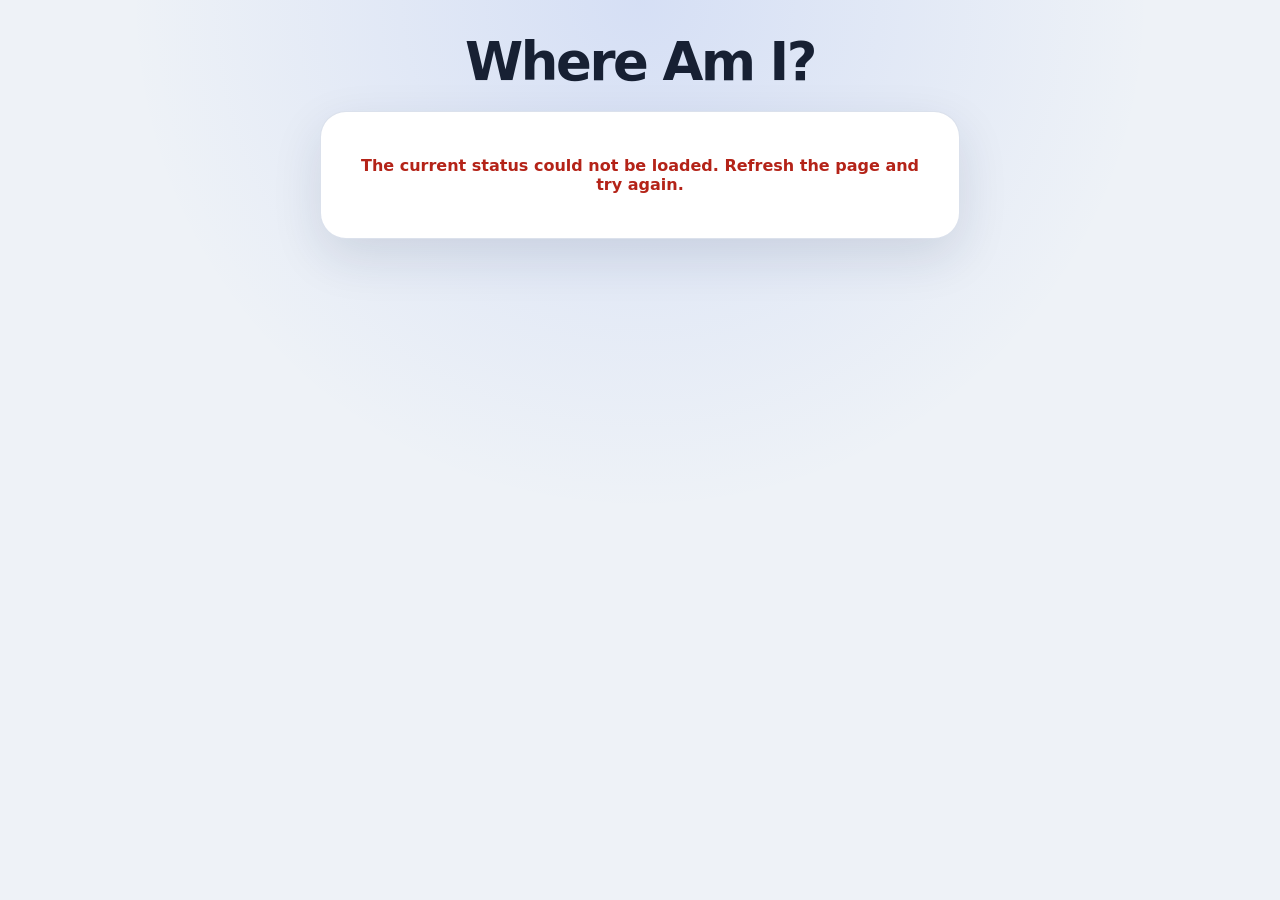
<file: index.html>
<!doctype html>
<html lang="en">
<head>
  <meta charset="utf-8">
  <meta name="viewport" content="width=device-width, initial-scale=1, viewport-fit=cover">
  <meta name="theme-color" content="#2457e6">
  <meta name="description" content="Current location, room activity, and availability status.">
  <title>Where Am I?</title>
  <link rel="stylesheet" href="./styles.css?v=4">
</head>
<body>
  <main class="page-shell">
    <header class="page-header"><h1>Where Am I?</h1></header>
    <section id="statusCard" class="card" aria-live="polite"><div class="loading">Loading current status…</div></section>
  </main>
  <script>
    (() => {
      "use strict";
      const owner = "ajohnson2942";
      const repo = "Where-am-I-";
      const branch = "main";
      const statusPath = "status.json";
      const card = document.getElementById("statusCard");
      const locations = { campus: "On Campus", offCampus: "Off Campus", room: "In My Room" };
      const activities = { sleeping: "Sleeping", working: "Homework / Club Stuff / Something Important", chilling: "Chilling" };

      function decodeBase64Utf8(value) {
        const binary = atob(value.replace(/\n/g, ""));
        const bytes = Uint8Array.from(binary, character => character.charCodeAt(0));
        return new TextDecoder().decode(bytes);
      }

      async function fetchFromGitHubApi() {
        const url = `https://api.github.com/repos/${owner}/${repo}/contents/${statusPath}?ref=${branch}&t=${Date.now()}`;
        const response = await fetch(url, { cache: "no-store", headers: { Accept: "application/vnd.github+json", "X-GitHub-Api-Version": "2022-11-28" } });
        if (!response.ok) throw new Error(`GitHub returned ${response.status}`);
        const file = await response.json();
        return JSON.parse(decodeBase64Utf8(file.content));
      }

      async function fetchFromRawFile() {
        const response = await fetch(`https://raw.githubusercontent.com/${owner}/${repo}/${branch}/${statusPath}?t=${Date.now()}`, { cache: "no-store" });
        if (!response.ok) throw new Error(`Status file returned ${response.status}`);
        return response.json();
      }

      function renderStatus(status) {
        const location = locations[status.location] || locations.room;
        const inRoom = status.location === "room";
        const activity = activities[status.activity] || activities.chilling;
        const dnd = Boolean(status.doNotDisturb);
        const showTalkingStatus = Boolean(status.showTalkingStatus);
        const feelsLikeTalking = Boolean(status.feelsLikeTalking);

        card.innerHTML = `
          <div class="status-section">
            <p class="status-label">Location</p>
            <p class="status-value"><span>${location}</span></p>
          </div>
          ${inRoom ? `
            <div class="status-section">
              <p class="status-label">If in room, I am currently</p>
              <p class="status-value ${status.activity === "working" ? "long" : ""}"><span>${activity}</span></p>
            </div>
            <div class="status-section">
              <p class="status-label">Do Not Disturb?</p>
              <span class="dnd-pill ${dnd ? "yes" : "no"}">${dnd ? "🔴 Yes" : "🟢 No"}</span>
            </div>
            ${showTalkingStatus ? `
              <div class="status-section">
                <p class="status-label">Do I feel like talking right now?</p>
                <p class="status-value"><span>${feelsLikeTalking ? "Yes" : "No"}</span></p>
              </div>
            ` : ""}
          ` : ""}
        `;
      }

      async function loadStatus() {
        try {
          let status;
          try { status = await fetchFromGitHubApi(); }
          catch { status = await fetchFromRawFile(); }
          renderStatus(status);
        } catch (error) {
          console.error(error);
          card.innerHTML = '<div class="error-message">The current status could not be loaded. Refresh the page and try again.</div>';
        }
      }

      loadStatus();
      window.setInterval(loadStatus, 120000);
      document.addEventListener("visibilitychange", () => { if (document.visibilityState === "visible") loadStatus(); });
    })();
  </script>
</body>
</html>
</file>
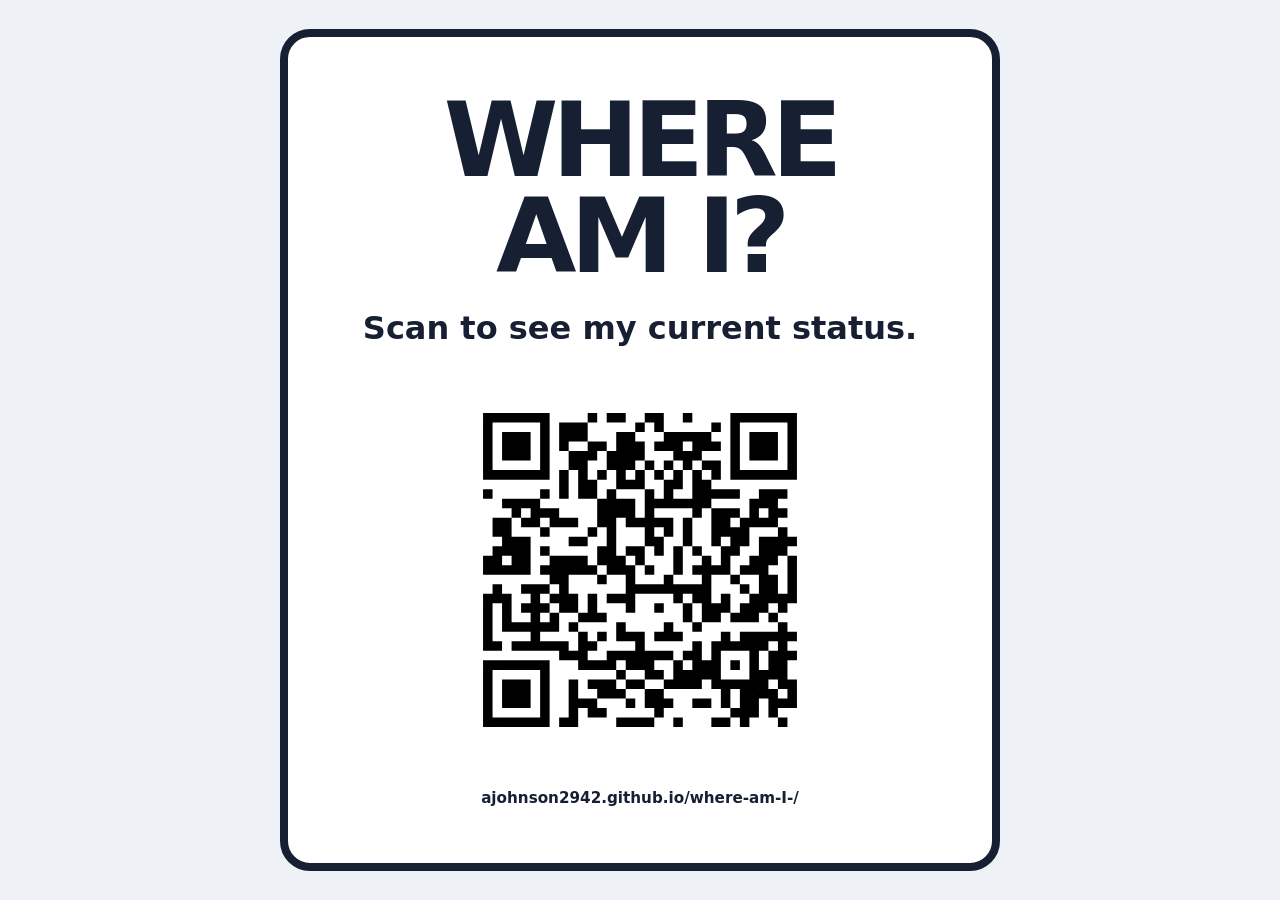
<file: door-sign.html>
<!doctype html>
<html lang="en">
<head>
  <meta charset="utf-8">
  <meta name="viewport" content="width=device-width, initial-scale=1">
  <title>Where Am I? Door Sign</title>
  <style>
    * { box-sizing: border-box; }
    body {
      min-height: 100vh;
      margin: 0;
      display: grid;
      place-items: center;
      color: #172033;
      background: #eef2f7;
      font-family: Inter, ui-sans-serif, system-ui, -apple-system, BlinkMacSystemFont, "Segoe UI", sans-serif;
    }
    .sign {
      width: min(92vw, 720px);
      padding: 56px;
      border: 8px solid #172033;
      border-radius: 30px;
      background: #fff;
      text-align: center;
    }
    h1 {
      margin: 0;
      font-size: clamp(3rem, 11vw, 6.5rem);
      line-height: 0.92;
      letter-spacing: -0.06em;
    }
    p {
      margin: 24px 0 28px;
      font-size: clamp(1.2rem, 4vw, 2rem);
      font-weight: 700;
    }
    img {
      width: min(100%, 390px);
      height: auto;
    }
    .url {
      margin: 20px 0 0;
      font-size: 0.95rem;
      font-weight: 650;
      word-break: break-all;
    }
    @media print {
      @page { size: letter; margin: 0.35in; }
      body { background: #fff; }
      .sign {
        width: 100%;
        min-height: 9.9in;
        border-radius: 0;
        display: flex;
        flex-direction: column;
        align-items: center;
        justify-content: center;
      }
    }
  </style>
</head>
<body>
  <main class="sign">
    <h1>WHERE<br>AM I?</h1>
    <p>Scan to see my current status.</p>
    <img src="./qr-code.svg" alt="QR code for the Where Am I status page">
    <div class="url">ajohnson2942.github.io/where-am-I-/</div>
  </main>
</body>
</html>
</file>
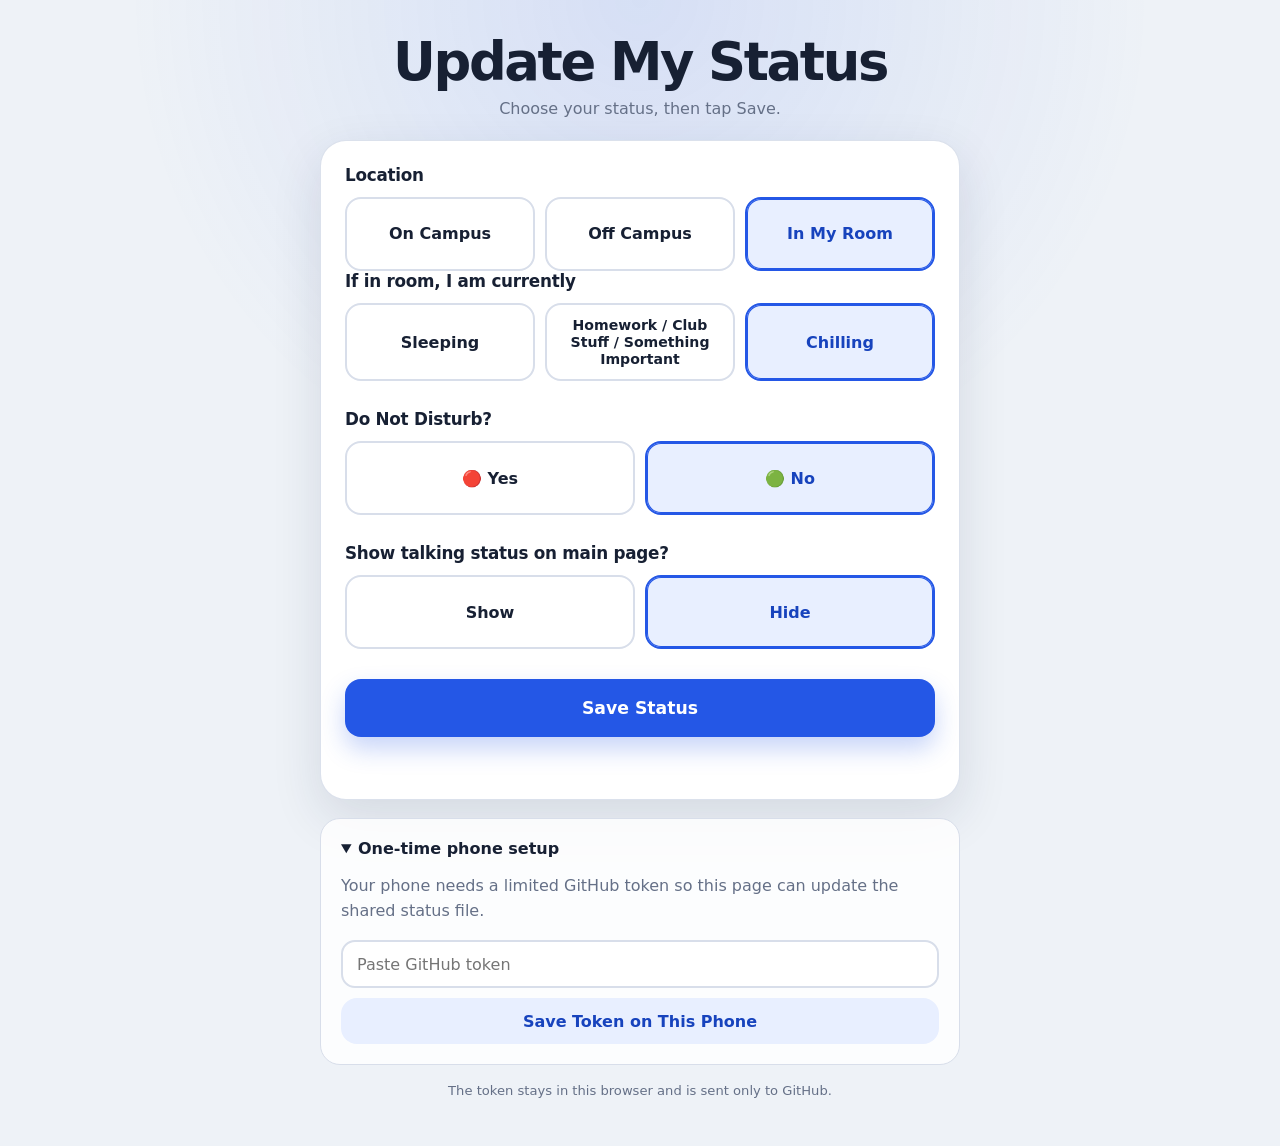
<file: update.html>
<!doctype html>
<html lang="en">
<head>
  <meta charset="utf-8">
  <meta name="viewport" content="width=device-width, initial-scale=1, viewport-fit=cover">
  <meta name="theme-color" content="#2457e6">
  <meta name="description" content="Update location, room activity, and availability status.">
  <title>Update My Status</title>
  <link rel="stylesheet" href="./styles.css?v=4">
</head>
<body>
  <main class="page-shell">
    <header class="page-header">
      <h1>Update My Status</h1>
      <p>Choose your status, then tap Save.</p>
    </header>

    <section class="card form-card">
      <div class="form-section">
        <h2>Location</h2>
        <div class="choice-grid location-grid" data-group="location">
          <button class="choice-button" type="button" data-value="campus" aria-pressed="false">On Campus</button>
          <button class="choice-button" type="button" data-value="offCampus" aria-pressed="false">Off Campus</button>
          <button class="choice-button" type="button" data-value="room" aria-pressed="true">In My Room</button>
        </div>
      </div>

      <div id="roomOnlySection">
        <div class="form-section">
          <h2>If in room, I am currently</h2>
          <div class="choice-grid" data-group="activity">
            <button class="choice-button" type="button" data-value="sleeping" aria-pressed="false">Sleeping</button>
            <button class="choice-button long-label" type="button" data-value="working" aria-pressed="false">Homework / Club Stuff / Something Important</button>
            <button class="choice-button" type="button" data-value="chilling" aria-pressed="true">Chilling</button>
          </div>
        </div>

        <div class="form-section">
          <h2>Do Not Disturb?</h2>
          <div class="choice-grid two" data-group="doNotDisturb">
            <button class="choice-button" type="button" data-value="true" aria-pressed="false"><span aria-hidden="true">🔴</span> Yes</button>
            <button class="choice-button" type="button" data-value="false" aria-pressed="true"><span aria-hidden="true">🟢</span> No</button>
          </div>
        </div>

        <div class="form-section">
          <h2>Show talking status on main page?</h2>
          <div class="choice-grid two" data-group="showTalkingStatus">
            <button class="choice-button" type="button" data-value="true" aria-pressed="false">Show</button>
            <button class="choice-button" type="button" data-value="false" aria-pressed="true">Hide</button>
          </div>
        </div>

        <div id="talkingStatusSection" class="form-section hidden">
          <h2>Do I feel like talking right now?</h2>
          <div class="choice-grid two" data-group="feelsLikeTalking">
            <button class="choice-button" type="button" data-value="true" aria-pressed="false">Yes</button>
            <button class="choice-button" type="button" data-value="false" aria-pressed="true">No</button>
          </div>
        </div>
      </div>

      <button id="saveButton" class="save-button" type="button">Save Status</button>
      <p id="saveMessage" class="save-message" role="status" aria-live="polite"></p>
    </section>

    <details id="setupCard" class="setup-card">
      <summary>One-time phone setup</summary>
      <p>Your phone needs a limited GitHub token so this page can update the shared status file.</p>
      <div class="token-row">
        <input id="tokenInput" class="token-input" type="password" autocomplete="off" spellcheck="false" placeholder="Paste GitHub token">
        <button id="saveTokenButton" class="secondary-button" type="button">Save Token on This Phone</button>
      </div>
      <div id="connectionLine" class="connection-line hidden">
        <span>GitHub is connected on this phone.</span>
        <button id="forgetTokenButton" class="text-button" type="button">Forget token</button>
      </div>
    </details>

    <p class="footer-note">The token stays in this browser and is sent only to GitHub.</p>
  </main>

  <script>
    (() => {
      "use strict";
      const owner = "ajohnson2942";
      const repo = "Where-am-I-";
      const branch = "main";
      const statusPath = "status.json";
      const tokenStorageKey = "whereAmI.githubToken.where-am-I-";
      const state = {
        location: "room",
        activity: "chilling",
        doNotDisturb: false,
        showTalkingStatus: false,
        feelsLikeTalking: false
      };

      const roomOnlySection = document.getElementById("roomOnlySection");
      const talkingStatusSection = document.getElementById("talkingStatusSection");
      const saveButton = document.getElementById("saveButton");
      const saveMessage = document.getElementById("saveMessage");
      const setupCard = document.getElementById("setupCard");
      const tokenInput = document.getElementById("tokenInput");
      const saveTokenButton = document.getElementById("saveTokenButton");
      const forgetTokenButton = document.getElementById("forgetTokenButton");
      const connectionLine = document.getElementById("connectionLine");

      function getToken() { return localStorage.getItem(tokenStorageKey) || ""; }
      function setMessage(text, type = "") { saveMessage.textContent = text; saveMessage.className = `save-message ${type}`.trim(); }
      function updateTokenUi() {
        const connected = Boolean(getToken());
        connectionLine.classList.toggle("hidden", !connected);
        tokenInput.classList.toggle("hidden", connected);
        saveTokenButton.classList.toggle("hidden", connected);
        setupCard.open = !connected;
      }
      function updateConditionalVisibility() {
        const inRoom = state.location === "room";
        roomOnlySection.classList.toggle("hidden", !inRoom);
        talkingStatusSection.classList.toggle("hidden", !inRoom || !state.showTalkingStatus);
      }
      function selectButton(groupName, value) {
        const group = document.querySelector(`[data-group="${groupName}"]`);
        if (!group) return;
        group.querySelectorAll(".choice-button").forEach(button => {
          button.setAttribute("aria-pressed", String(button.dataset.value === String(value)));
        });
      }
      function applyStateToButtons() {
        selectButton("location", state.location);
        selectButton("activity", state.activity);
        selectButton("doNotDisturb", state.doNotDisturb);
        selectButton("showTalkingStatus", state.showTalkingStatus);
        selectButton("feelsLikeTalking", state.feelsLikeTalking);
        updateConditionalVisibility();
      }
      function decodeBase64Utf8(value) {
        const binary = atob(value.replace(/\n/g, ""));
        const bytes = Uint8Array.from(binary, character => character.charCodeAt(0));
        return new TextDecoder().decode(bytes);
      }
      function encodeBase64Utf8(value) {
        const bytes = new TextEncoder().encode(value);
        let binary = "";
        bytes.forEach(byte => { binary += String.fromCharCode(byte); });
        return btoa(binary);
      }
      async function getStatusFile(token = "") {
        const url = `https://api.github.com/repos/${owner}/${repo}/contents/${statusPath}?ref=${branch}&t=${Date.now()}`;
        const headers = { Accept: "application/vnd.github+json", "X-GitHub-Api-Version": "2022-11-28" };
        if (token) headers.Authorization = `Bearer ${token}`;
        const response = await fetch(url, { cache: "no-store", headers });
        if (!response.ok) {
          const body = await response.json().catch(() => ({}));
          throw new Error(body.message || `GitHub returned ${response.status}`);
        }
        return response.json();
      }
      async function loadCurrentStatus() {
        try {
          const file = await getStatusFile();
          const current = JSON.parse(decodeBase64Utf8(file.content));
          state.location = current.location || state.location;
          state.activity = current.activity || state.activity;
          state.doNotDisturb = Boolean(current.doNotDisturb);
          state.showTalkingStatus = Boolean(current.showTalkingStatus);
          state.feelsLikeTalking = Boolean(current.feelsLikeTalking);
          applyStateToButtons();
        } catch (error) {
          console.warn("Could not preload current status:", error);
        }
      }
      async function saveStatus() {
        const token = getToken();
        if (!token) {
          setupCard.open = true;
          tokenInput.focus();
          setMessage("Complete the one-time phone setup first.", "error");
          return;
        }
        saveButton.disabled = true;
        saveButton.textContent = "Saving…";
        setMessage("");
        try {
          const currentFile = await getStatusFile(token);
          const status = {
            location: state.location,
            activity: state.activity,
            doNotDisturb: state.doNotDisturb,
            showTalkingStatus: state.showTalkingStatus,
            feelsLikeTalking: state.feelsLikeTalking,
            updatedAt: new Date().toISOString()
          };
          const response = await fetch(`https://api.github.com/repos/${owner}/${repo}/contents/${statusPath}`, {
            method: "PUT",
            headers: {
              Accept: "application/vnd.github+json",
              Authorization: `Bearer ${token}`,
              "Content-Type": "application/json",
              "X-GitHub-Api-Version": "2022-11-28"
            },
            body: JSON.stringify({
              message: "Update room status",
              content: encodeBase64Utf8(`${JSON.stringify(status, null, 2)}\n`),
              sha: currentFile.sha,
              branch
            })
          });
          if (!response.ok) {
            const body = await response.json().catch(() => ({}));
            throw new Error(body.message || `GitHub returned ${response.status}`);
          }
          setMessage("Status updated everywhere.", "success");
        } catch (error) {
          console.error(error);
          setMessage(`Could not save: ${error.message}`, "error");
        } finally {
          saveButton.disabled = false;
          saveButton.textContent = "Save Status";
        }
      }

      document.querySelectorAll("[data-group]").forEach(group => {
        group.addEventListener("click", event => {
          const button = event.target.closest(".choice-button");
          if (!button) return;
          const groupName = group.dataset.group;
          const rawValue = button.dataset.value;
          if (["doNotDisturb", "showTalkingStatus", "feelsLikeTalking"].includes(groupName)) state[groupName] = rawValue === "true";
          else state[groupName] = rawValue;
          selectButton(groupName, rawValue);
          updateConditionalVisibility();
          setMessage("");
        });
      });

      saveButton.addEventListener("click", saveStatus);
      saveTokenButton.addEventListener("click", () => {
        const token = tokenInput.value.trim();
        if (!token) {
          setMessage("Paste your GitHub token first.", "error");
          return;
        }
        localStorage.setItem(tokenStorageKey, token);
        tokenInput.value = "";
        updateTokenUi();
        setMessage("Phone connected. You can now save your status.", "success");
      });
      forgetTokenButton.addEventListener("click", () => {
        localStorage.removeItem(tokenStorageKey);
        updateTokenUi();
        setMessage("The saved token was removed from this phone.");
      });

      updateTokenUi();
      applyStateToButtons();
      loadCurrentStatus();
    })();
  </script>
</body>
</html>
</file>
<file: styles.css>
:root {
  color-scheme: light;
  --background: #eef2f7;
  --card: #ffffff;
  --text: #172033;
  --muted: #657087;
  --border: #d8deea;
  --primary: #2457e6;
  --primary-dark: #1743bd;
  --selected-bg: #e8efff;
  --success: #137a3e;
  --success-bg: #e5f7ec;
  --danger: #b42318;
  --danger-bg: #fee9e7;
  --shadow: 0 18px 50px rgba(25, 39, 72, 0.12);
}

* {
  box-sizing: border-box;
}

html {
  min-height: 100%;
  background: var(--background);
}

body {
  min-height: 100vh;
  margin: 0;
  color: var(--text);
  background:
    radial-gradient(circle at top, rgba(36, 87, 230, 0.12), transparent 32rem),
    var(--background);
  font-family: Inter, ui-sans-serif, system-ui, -apple-system, BlinkMacSystemFont, "Segoe UI", sans-serif;
}

button,
input {
  font: inherit;
}

.page-shell {
  width: min(100% - 28px, 640px);
  margin: 0 auto;
  padding: 36px 0 48px;
}

.page-header {
  margin-bottom: 22px;
  text-align: center;
}

.page-header h1 {
  margin: 0;
  font-size: clamp(2rem, 8vw, 3.3rem);
  line-height: 1;
  letter-spacing: -0.045em;
}

.page-header p {
  margin: 10px 0 0;
  color: var(--muted);
  font-size: 1rem;
}

.card {
  overflow: hidden;
  border: 1px solid rgba(216, 222, 234, 0.9);
  border-radius: 26px;
  background: var(--card);
  box-shadow: var(--shadow);
}

.status-section {
  padding: 26px;
  text-align: center;
}

.status-section + .status-section {
  border-top: 1px solid var(--border);
}

.status-label {
  margin: 0 0 13px;
  color: var(--muted);
  font-size: 0.84rem;
  font-weight: 800;
  letter-spacing: 0.11em;
  text-transform: uppercase;
}

.status-value {
  display: flex;
  align-items: center;
  justify-content: center;
  gap: 12px;
  margin: 0;
  font-size: clamp(1.65rem, 7vw, 2.35rem);
  font-weight: 850;
  line-height: 1.12;
  letter-spacing: -0.035em;
}

.status-value.long {
  font-size: clamp(1.35rem, 5.5vw, 1.9rem);
}

.status-icon {
  flex: 0 0 auto;
  font-size: 1.05em;
}

.dnd-pill {
  display: inline-flex;
  min-width: 112px;
  align-items: center;
  justify-content: center;
  border-radius: 999px;
  padding: 10px 24px;
  font-size: 1.45rem;
  font-weight: 900;
}

.dnd-pill.yes {
  color: var(--danger);
  background: var(--danger-bg);
}

.dnd-pill.no {
  color: var(--success);
  background: var(--success-bg);
}

.loading,
.error-message {
  padding: 44px 26px;
  text-align: center;
}

.loading {
  color: var(--muted);
}

.error-message {
  color: var(--danger);
  font-weight: 700;
}

.form-card {
  padding: 24px;
}

.form-section + .form-section {
  margin-top: 28px;
}

.form-section h2 {
  margin: 0 0 12px;
  font-size: 1.05rem;
  letter-spacing: -0.015em;
}

.choice-grid {
  display: grid;
  grid-template-columns: repeat(3, minmax(0, 1fr));
  gap: 10px;
}

.choice-grid.two {
  grid-template-columns: repeat(2, minmax(0, 1fr));
}

.choice-button {
  min-height: 74px;
  border: 2px solid var(--border);
  border-radius: 16px;
  padding: 12px 10px;
  color: var(--text);
  background: #fff;
  cursor: pointer;
  font-weight: 750;
  line-height: 1.2;
  transition: border-color 120ms ease, background 120ms ease, transform 120ms ease;
  -webkit-tap-highlight-color: transparent;
}

.choice-button:active {
  transform: scale(0.98);
}

.choice-button[aria-pressed="true"] {
  border-color: var(--primary);
  color: var(--primary-dark);
  background: var(--selected-bg);
  box-shadow: inset 0 0 0 1px var(--primary);
}

.choice-button .choice-icon {
  display: block;
  margin-bottom: 5px;
  font-size: 1.55rem;
}

.choice-button.long-label {
  font-size: 0.88rem;
}

.save-button,
.secondary-button {
  width: 100%;
  border: 0;
  border-radius: 16px;
  cursor: pointer;
  font-weight: 850;
  -webkit-tap-highlight-color: transparent;
}

.save-button {
  min-height: 58px;
  margin-top: 30px;
  color: #fff;
  background: var(--primary);
  font-size: 1.08rem;
  box-shadow: 0 12px 24px rgba(36, 87, 230, 0.25);
}

.save-button:hover {
  background: var(--primary-dark);
}

.save-button:disabled {
  cursor: wait;
  opacity: 0.64;
}

.secondary-button {
  min-height: 46px;
  color: var(--primary-dark);
  background: var(--selected-bg);
}

.setup-card {
  margin-top: 18px;
  padding: 20px;
  border: 1px solid var(--border);
  border-radius: 20px;
  background: rgba(255, 255, 255, 0.84);
}

.setup-card summary {
  cursor: pointer;
  font-weight: 850;
}

.setup-card p,
.setup-card ol {
  color: var(--muted);
  line-height: 1.55;
}

.setup-card ol {
  padding-left: 1.25rem;
}

.setup-card a {
  color: var(--primary-dark);
  font-weight: 750;
}

.token-row {
  display: grid;
  gap: 10px;
}

.token-input {
  width: 100%;
  min-height: 48px;
  border: 2px solid var(--border);
  border-radius: 14px;
  padding: 0 14px;
  color: var(--text);
  background: #fff;
}

.token-input:focus {
  border-color: var(--primary);
  outline: 3px solid rgba(36, 87, 230, 0.14);
}

.connection-line {
  display: flex;
  align-items: center;
  justify-content: space-between;
  gap: 12px;
  margin-top: 14px;
  color: var(--muted);
  font-size: 0.9rem;
}

.text-button {
  border: 0;
  padding: 4px;
  color: var(--danger);
  background: transparent;
  cursor: pointer;
  font-weight: 750;
}

.save-message {
  min-height: 24px;
  margin: 14px 0 0;
  text-align: center;
  font-weight: 750;
}

.save-message.success {
  color: var(--success);
}

.save-message.error {
  color: var(--danger);
}

.hidden {
  display: none !important;
}

.footer-note {
  margin: 18px 0 0;
  color: var(--muted);
  text-align: center;
  font-size: 0.82rem;
}

@media (max-width: 520px) {
  .page-shell {
    padding-top: 24px;
  }

  .status-section,
  .form-card {
    padding: 20px;
  }

  .choice-grid {
    grid-template-columns: 1fr;
  }

  .choice-grid.location-grid {
    grid-template-columns: repeat(3, minmax(0, 1fr));
  }

  .location-grid .choice-button {
    min-height: 88px;
    padding-inline: 5px;
    font-size: 0.82rem;
  }
}

@media (prefers-reduced-motion: reduce) {
  * {
    scroll-behavior: auto !important;
    transition: none !important;
  }
}
</file>
